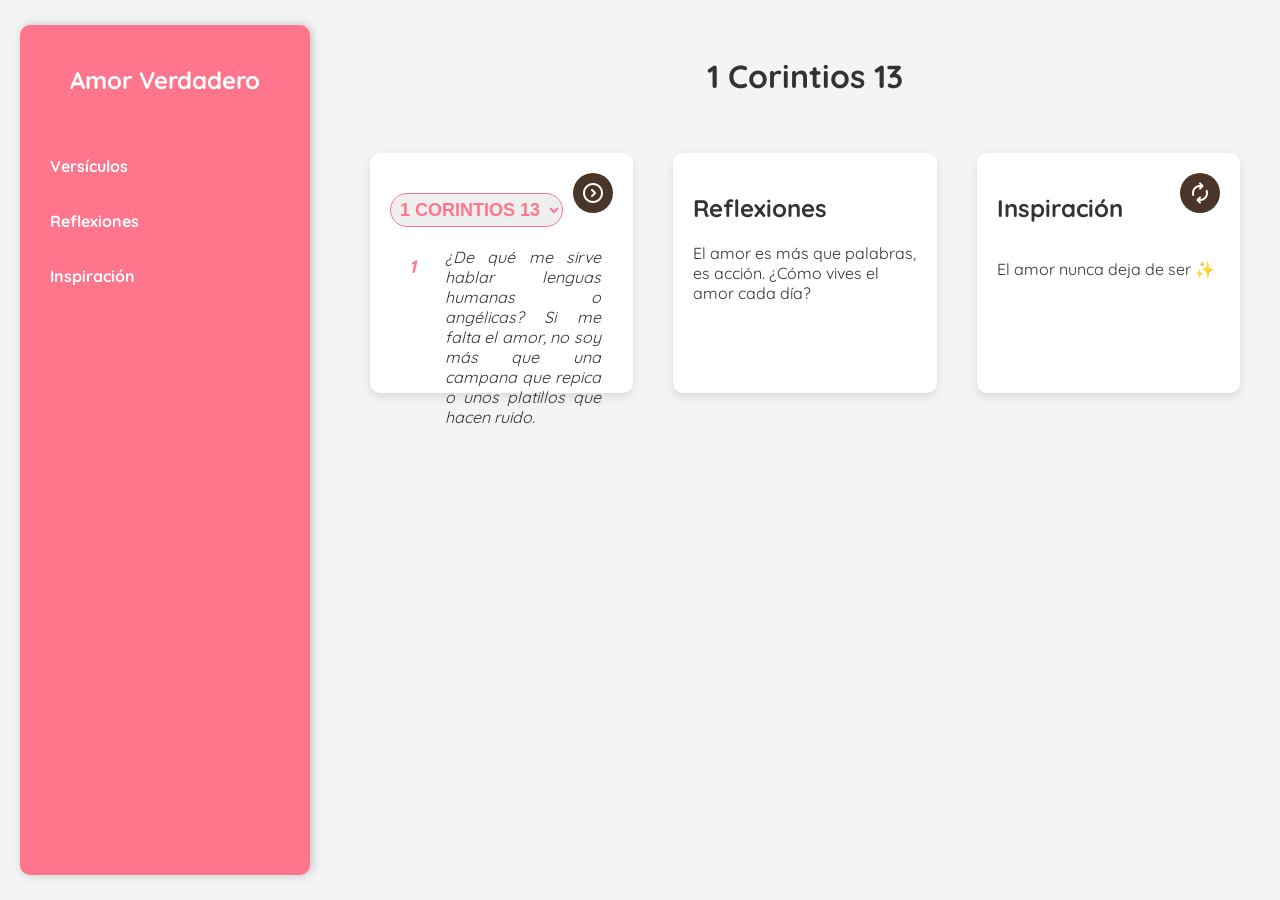
<file: index.html>
<!DOCTYPE html>
<html lang="es">
  <head>
    <meta charset="UTF-8" />
    <meta name="viewport" content="width=device-width, initial-scale=1.0" />
    <title>Amor</title>
    <link rel="icon" href="data:image/svg+xml,%3Csvg xmlns='http://www.w3.org/2000/svg' viewBox='0 0 16 16' width='16' height='16'%3E%3Ctext x='0' y='12' font-size='13'%3E%F0%9F%92%96%3C/text%3E%3C/svg%3E">
    <link rel="stylesheet" href="styles.css" />
    <link
      rel="stylesheet"
      href="https://fonts.googleapis.com/css2?family=Material+Symbols+Rounded"
    />
  </head>
  <body>
    <div class="container">
      <div class="sidebar">
        <h2>Amor Verdadero</h2>
        <ul>
          <li><a href="#seccion1">Versículos</a></li>
          <li><a href="#seccion2">Reflexiones</a></li>
          <li><a href="#seccion3">Inspiración</a></li>
        </ul>
      </div>
    </div>

    <div class="main-content">
      <header>
        <h1>1 Corintios 13</h1>
      </header>

      <div class="content">
        <section id="seccion1">
          <div class="titlebutton">
            <select id="capitulo"></select>
            <button id="siguiente-versiculo" class="buttons">
              <span class="material-symbols-rounded">
                expand_circle_right
              </span>
            </button>
          </div>
          <div class="versiculo">
            <span id="versiculo-numero"></span>
            <span id="versiculo-texto"></span>
          </div>
        </section>

        <section id="seccion2">
          <h2>Reflexiones</h2>
          <p>
            El amor es más que palabras, es acción. ¿Cómo vives el amor cada
            día?
          </p>
        </section>

        <section id="seccion3">
          <div class="titlebutton">
            <h2>Inspiración</h2>
            <button id="inspiracion-btn" class="buttons">
              <span class="material-symbols-rounded"> autorenew </span>
            </button>
          </div>
          <p id="resultado"></p>
        </section>
      </div>
    </div>

    <script src="script.js"></script>
  </body>
</html>
</file>
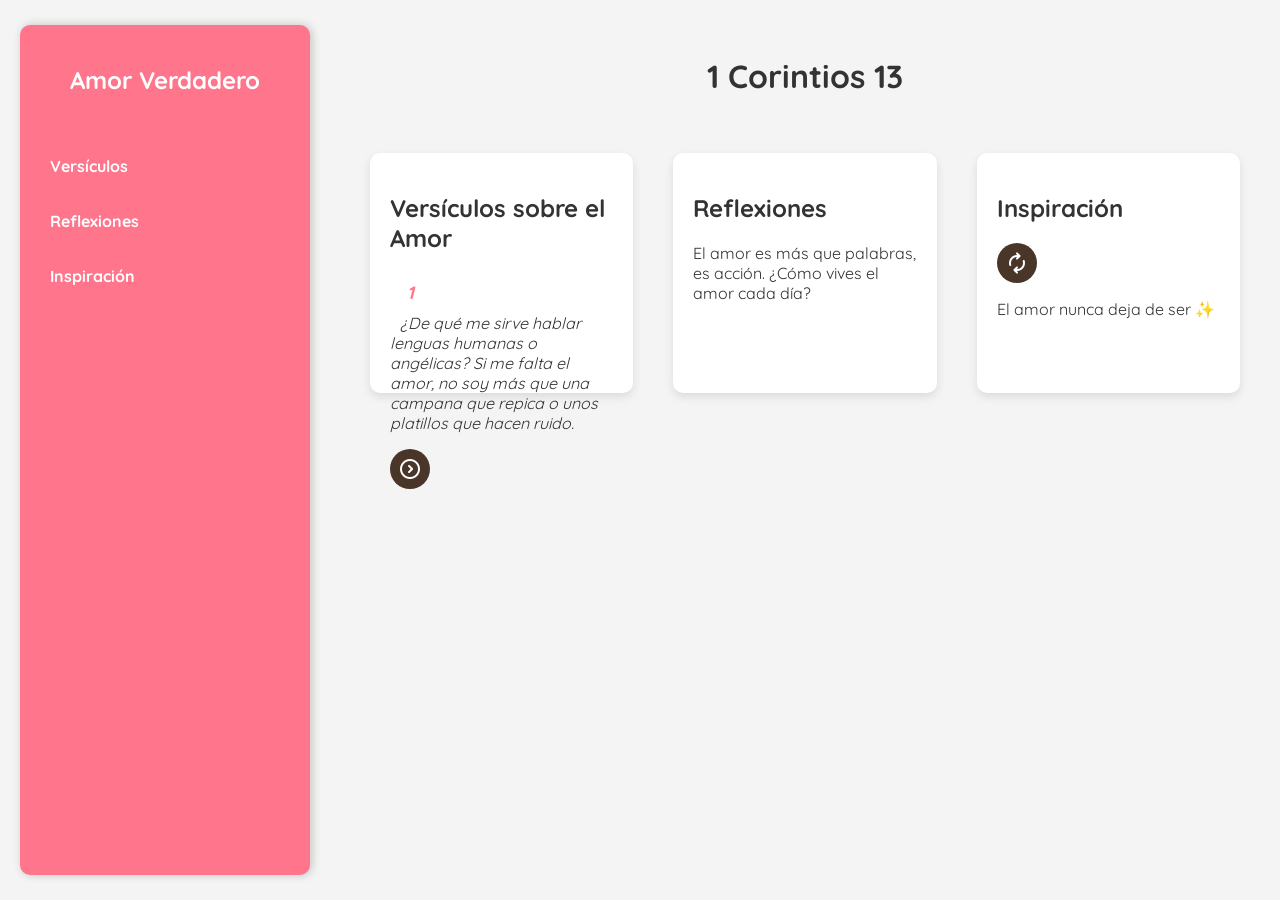
<file: love.html>
<!DOCTYPE html>
<html lang="es">
  <head>
    <meta charset="UTF-8" />
    <meta name="viewport" content="width=device-width, initial-scale=1.0" />
    <title>1 Corintios 13</title>
    <link rel="stylesheet" href="styles.css" />
    <link
      rel="stylesheet"
      href="https://fonts.googleapis.com/css2?family=Material+Symbols+Rounded"
    />
  </head>
  <body>
    <div class="container">
      <div class="sidebar">
        <h2>Amor Verdadero</h2>
        <ul>
          <li><a href="#seccion1">Versículos</a></li>
          <li><a href="#seccion2">Reflexiones</a></li>
          <li><a href="#seccion3">Inspiración</a></li>
        </ul>
      </div>
    </div>

    <div class="main-content">
      <header>
        <h1>1 Corintios 13</h1>
      </header>

      <div class="content">
        <section id="seccion1">
          <h2>Versículos sobre el Amor</h2>
          <div>
            <span id="versiculo-numero"></span>
            <span id="versiculo-texto"></span>
            <p id="versiculo-texto"></p>
            <button id="siguiente-versiculo" class="buttons">
              <span class="material-symbols-rounded">
                expand_circle_right
              </span>
            </button>
          </div>
        </section>

        <section id="seccion2">
          <h2>Reflexiones</h2>
          <p>
            El amor es más que palabras, es acción. ¿Cómo vives el amor cada
            día?
          </p>
        </section>

        <section id="seccion3">
          <div class="inspo">
            <h2>Inspiración</h2>
            <button id="inspiracion-btn" class="buttons">
              <span class="material-symbols-rounded"> autorenew </span>
            </button>
          </div>
          <p id="resultado"></p>
        </section>
      </div>
    </div>

    <script src="script.js"></script>
  </body>
</html>
</file>
<file: styles.css>
@import url('https://fonts.googleapis.com/css2?family=Quicksand:wght@300;400;700&display=swap');
@import url('https://fonts.googleapis.com/icon?family=Material+Icons');

body {
    font-family: 'Quicksand', sans-serif;
    background: #f4f4f4;
    color: #333;
    margin: 0;
    padding: 0;
    display: flex;
}

.container {
    display: flex;
    justify-content: center;
    align-items: center;
    height: 100vh;
}

.sidebar {
    width: 250px;
    height: 90vh;
    background: #ff758c;
    color: white;
    padding: 20px;
    box-shadow: 2px 0 10px rgba(0, 0, 0, 0.2);
    display: flex;
    border-radius: 10px;
    flex-direction: column;
    margin: 20px;
}

.sidebar h2 {
    text-align: center;
    margin-bottom: 20px;
}

.sidebar ul {
    list-style: none;
    padding: 0;
}

.sidebar ul li {
    margin: 15px 0;
}

.sidebar ul li a {
    text-decoration: none;
    color: white;
    font-weight: bold;
    padding: 10px;
    display: block;
    border-radius: 5px;
    transition: background 0.3s;
}

.sidebar ul li a:hover {
    background: rgba(255, 255, 255, 0.3);
}

.main-content {
    flex: 1;
    padding: 20px;
    display: flex;
    flex-direction: column;
    align-items: center;
}

.content {
    flex: 1;
    display: flex;
    flex-direction: row;
    width: 100%;
}

header {
    width: 100%;
    padding: 15px;
    text-align: center;
    border-radius: 10px;
}

section {
    width: 70%;
    max-width: 500px;
    max-height: 200px;
    background: white;
    padding: 20px;
    margin: 20px;
    border-radius: 10px;
    box-shadow: 0 4px 10px rgba(0, 0, 0, 0.1);
    text-wrap: wrap;
}

img {
    max-width: 100%;
    height: auto;
    margin-top: 10px;
    border-radius: 10px;
    box-shadow: 0 4px 8px rgba(0, 0, 0, 0.2);
}

.titlebutton {
    display: flex;
    flex-wrap: wrap;
    justify-content: space-between;
}

.buttons {
    height: 40px !important;
    width: 40px !important;
    display: flex;
    justify-content: center;
    align-items: center;
    background: #4a3629;
    color: #ffffff;
    border: none;
    border-radius: 100%;
    cursor: pointer;
    transition: background 0.3s;
}

.buttons:hover {
    background: #7b5a46;
}

.buttons span {
    font-size: x-large;
}

.versiculo {
    display: flex;
    justify-content: space-evenly;
    width: 100%;
    height: 100%;
}

#versiculo-numero {
    display: flex;
    align-items: center;
    justify-content: center;
    color: #ff758c;
    font-weight: bold;
    font-style: italic;
    font-size: large;
    height: 40px !important;
    width: 40px !important;
    border-radius: 100%;
}

#versiculo-texto {
    width: 70%;
    padding: 0px 10px;
    text-align: justify;
    font-style: italic;
}

select {
    display: flex;
    justify-content: center;
    align-items: center;
    font-size: large;
    font-weight: bold;
    color: #ff758c;
    margin: 20px 0;
    padding: 5px;
    border-radius: 50px;
    border: 1px solid #ff758c;
}

select:focus {
    outline: none;
}
</file>
